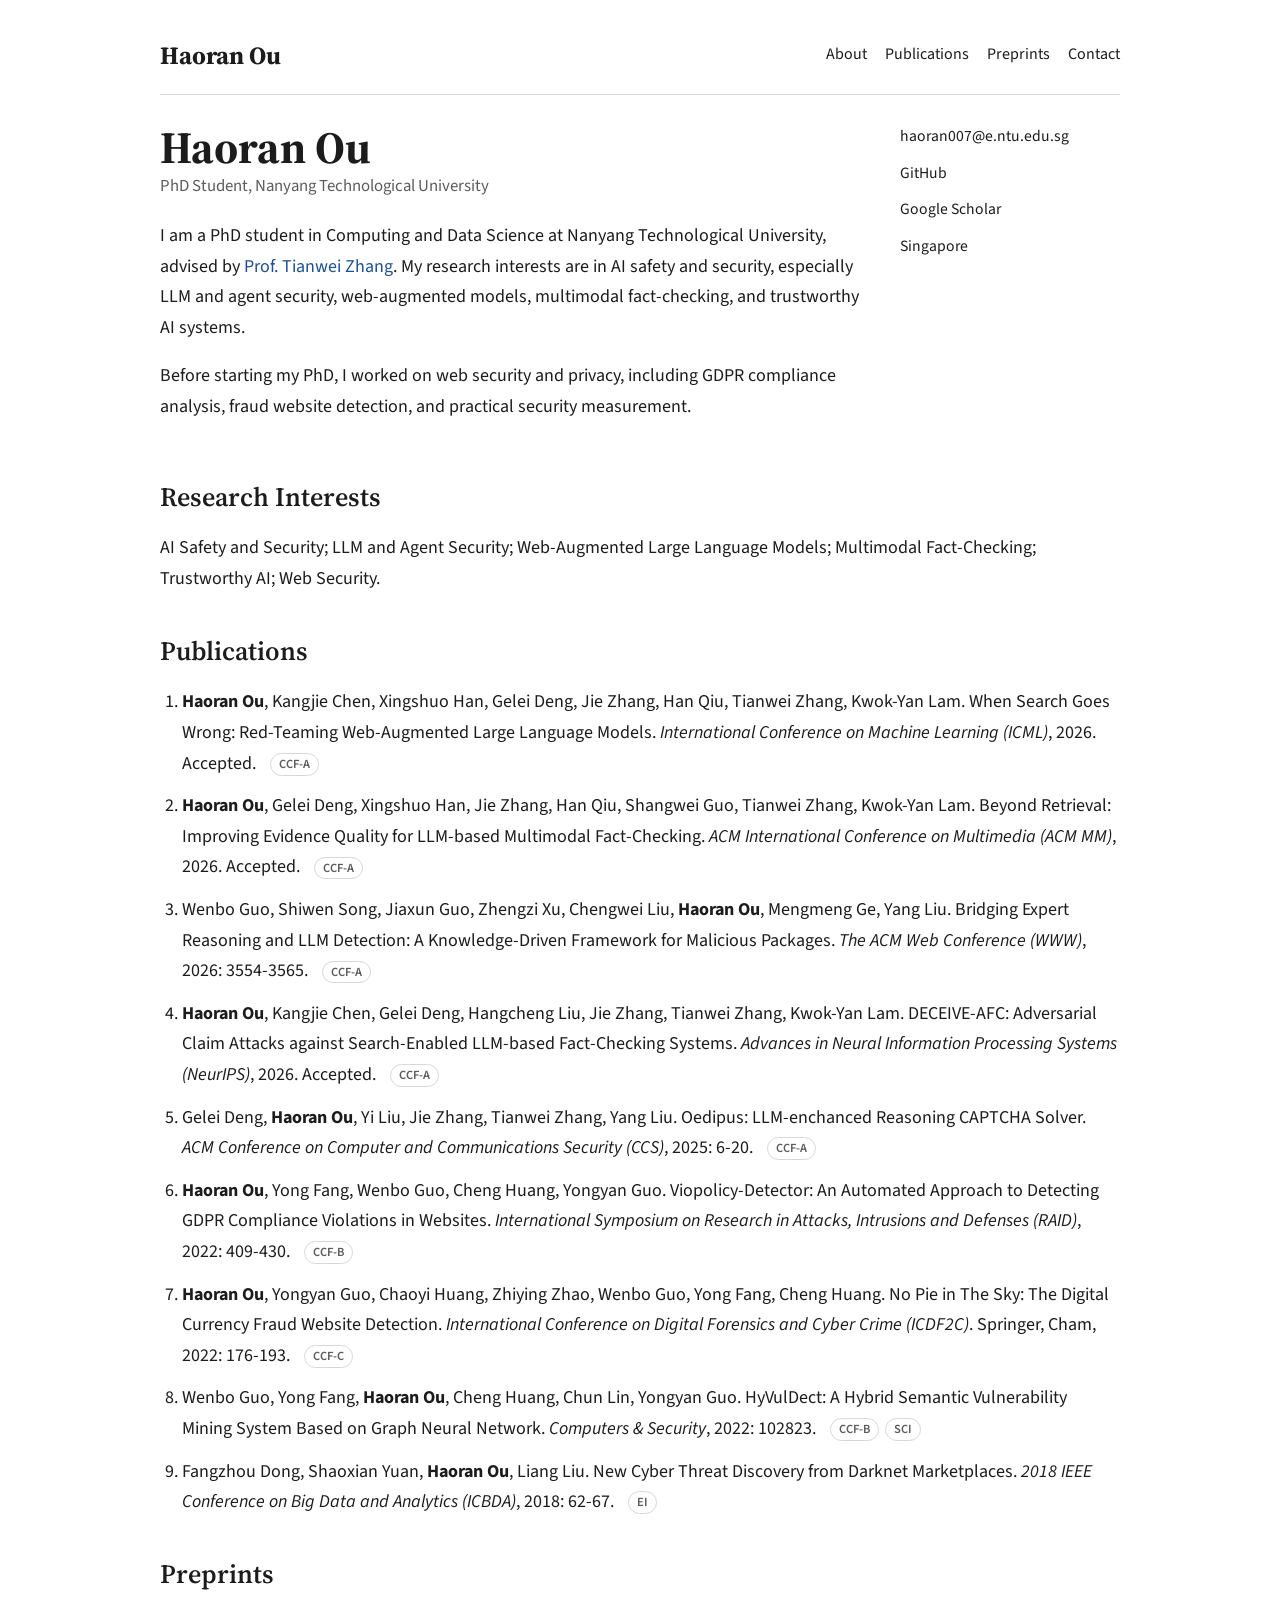
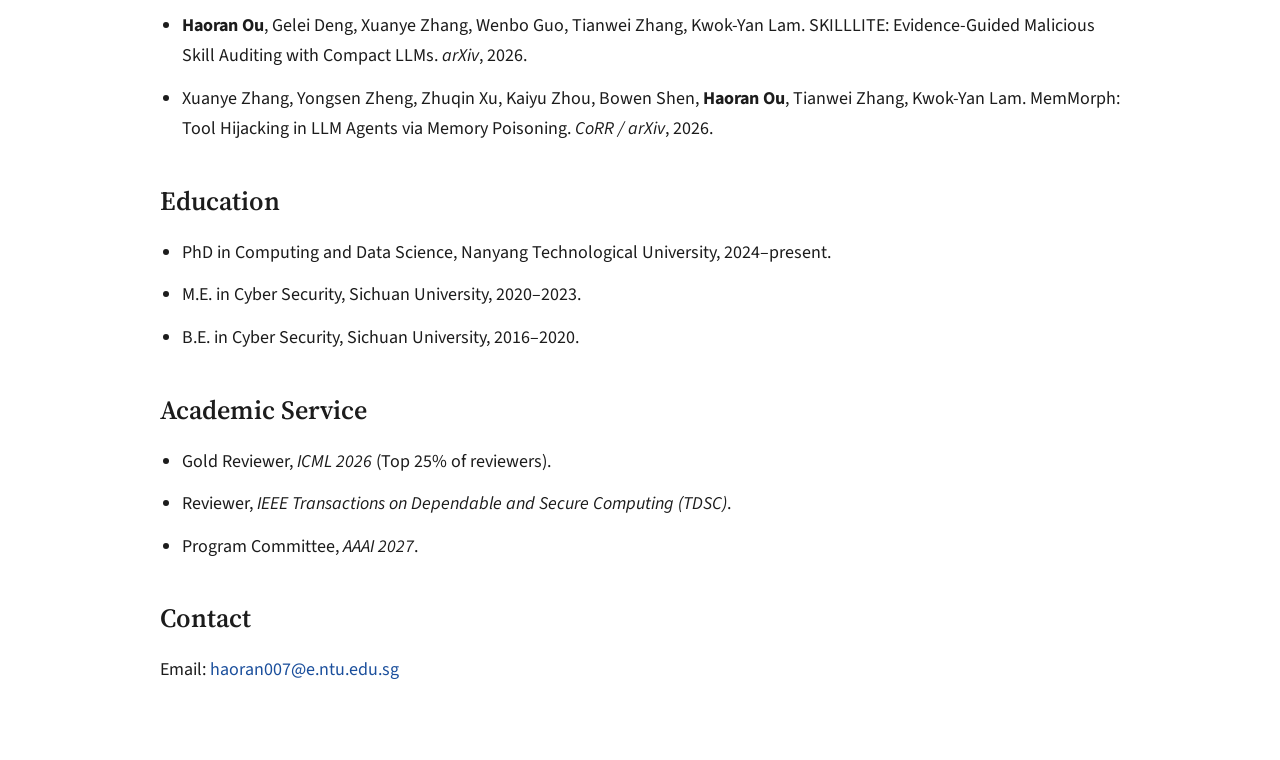
<file: index.html>
<!DOCTYPE html>
<html lang="en">
<head>
  <meta charset="utf-8">
  <meta name="viewport" content="width=device-width, initial-scale=1">
  <title>Haoran Ou</title>
  <meta name="description" content="Haoran Ou is a PhD student at Nanyang Technological University working on AI safety and security, LLM agents, web-augmented models, and trustworthy AI.">
  <meta name="author" content="Haoran Ou">
  <meta property="og:type" content="website">
  <meta property="og:title" content="Haoran Ou">
  <meta property="og:description" content="PhD student at Nanyang Technological University working on AI safety and security.">
  <meta property="og:site_name" content="Haoran Ou">
  <link rel="preconnect" href="https://fonts.googleapis.com">
  <link rel="preconnect" href="https://fonts.gstatic.com" crossorigin>
  <link href="https://fonts.googleapis.com/css2?family=Source+Serif+4:wght@400;600;700&family=Source+Sans+3:wght@400;600;700&display=swap" rel="stylesheet">
  <link rel="stylesheet" href="/css/style.css">
</head>
<body>
  <div class="page-shell page-shell-academic">
    <header class="site-header site-header-minimal">
      <a class="brand" href="#top">Haoran Ou</a>
      <button class="nav-toggle" type="button" aria-expanded="false" aria-controls="site-nav" aria-label="Open navigation">
        <span></span>
        <span></span>
      </button>
      <nav class="site-nav" id="site-nav">
        <a href="#about">About</a>
        <a href="#publications">Publications</a>
        <a href="#preprints">Preprints</a>
                <a href="#contact">Contact</a>
      </nav>
    </header>

    <main id="top" class="academic-layout">
      <section class="intro-section reveal is-visible" id="about">
        <div class="intro-main">
          <h1>Haoran Ou</h1>
          <p class="intro-role">PhD Student, Nanyang Technological University</p>
          <p>
            I am a PhD student in Computing and Data Science at Nanyang Technological University, advised by
            <a href="https://personal.ntu.edu.sg/tianwei.zhang/" target="_blank" rel="noreferrer">Prof. Tianwei Zhang</a>.
            My research interests are in AI safety and security, especially LLM and agent security, web-augmented models,
            multimodal fact-checking, and trustworthy AI systems.
          </p>
          <p>
            Before starting my PhD, I worked on web security and privacy, including GDPR compliance analysis,
            fraud website detection, and practical security measurement.
          </p>
        </div>
        <aside class="intro-side">
          <div class="contact-list">
            <a href="mailto:haoran007@e.ntu.edu.sg">haoran007@e.ntu.edu.sg</a>
            <a href="https://github.com/OuHR" target="_blank" rel="noreferrer">GitHub</a>
            <a href="https://scholar.google.com/citations?user=ASFLZpQAAAAJ&hl=zh-CN" target="_blank" rel="noreferrer">Google Scholar</a>
            <span>Singapore</span>
          </div>
        </aside>
      </section>

      <section class="academic-section reveal is-visible">
        <h2>Research Interests</h2>
        <p>AI Safety and Security; LLM and Agent Security; Web-Augmented Large Language Models; Multimodal Fact-Checking; Trustworthy AI; Web Security.</p>
      </section>

      <section class="academic-section reveal is-visible" id="publications">
        <h2>Publications</h2>
        <ol class="publication-list-simple">
          <li>
            <strong>Haoran Ou</strong>, Kangjie Chen, Xingshuo Han, Gelei Deng, Jie Zhang, Han Qiu, Tianwei Zhang, Kwok-Yan Lam.
            When Search Goes Wrong: Red-Teaming Web-Augmented Large Language Models.
            <em>International Conference on Machine Learning (ICML)</em>, 2026. Accepted.
            <span class="pub-badges"><span class="pub-badge">CCF-A</span></span>
          </li>
          <li>
            <strong>Haoran Ou</strong>, Gelei Deng, Xingshuo Han, Jie Zhang, Han Qiu, Shangwei Guo, Tianwei Zhang, Kwok-Yan Lam.
            Beyond Retrieval: Improving Evidence Quality for LLM-based Multimodal Fact-Checking.
            <em>ACM International Conference on Multimedia (ACM MM)</em>, 2026. Accepted.
            <span class="pub-badges"><span class="pub-badge">CCF-A</span></span>
          </li>
          <li>
            Wenbo Guo, Shiwen Song, Jiaxun Guo, Zhengzi Xu, Chengwei Liu, <strong>Haoran Ou</strong>, Mengmeng Ge, Yang Liu.
            Bridging Expert Reasoning and LLM Detection: A Knowledge-Driven Framework for Malicious Packages.
            <em>The ACM Web Conference (WWW)</em>, 2026: 3554-3565.
            <span class="pub-badges"><span class="pub-badge">CCF-A</span></span>
          </li>
          <li>
            <strong>Haoran Ou</strong>, Kangjie Chen, Gelei Deng, Hangcheng Liu, Jie Zhang, Tianwei Zhang, Kwok-Yan Lam.
            DECEIVE-AFC: Adversarial Claim Attacks against Search-Enabled LLM-based Fact-Checking Systems.
            <em>Advances in Neural Information Processing Systems (NeurIPS)</em>, 2026. Accepted.
            <span class="pub-badges"><span class="pub-badge">CCF-A</span></span>
          </li>
          <li>
            Gelei Deng, <strong>Haoran Ou</strong>, Yi Liu, Jie Zhang, Tianwei Zhang, Yang Liu.
            Oedipus: LLM-enchanced Reasoning CAPTCHA Solver.
            <em>ACM Conference on Computer and Communications Security (CCS)</em>, 2025: 6-20.
            <span class="pub-badges"><span class="pub-badge">CCF-A</span></span>
          </li>
          <li>
            <strong>Haoran Ou</strong>, Yong Fang, Wenbo Guo, Cheng Huang, Yongyan Guo.
            Viopolicy-Detector: An Automated Approach to Detecting GDPR Compliance Violations in Websites.
            <em>International Symposium on Research in Attacks, Intrusions and Defenses (RAID)</em>, 2022: 409-430.
            <span class="pub-badges"><span class="pub-badge">CCF-B</span></span>
          </li>
          <li>
            <strong>Haoran Ou</strong>, Yongyan Guo, Chaoyi Huang, Zhiying Zhao, Wenbo Guo, Yong Fang, Cheng Huang.
            No Pie in The Sky: The Digital Currency Fraud Website Detection.
            <em>International Conference on Digital Forensics and Cyber Crime (ICDF2C)</em>. Springer, Cham, 2022: 176-193.
            <span class="pub-badges"><span class="pub-badge">CCF-C</span></span>
          </li>
          <li>
            Wenbo Guo, Yong Fang, <strong>Haoran Ou</strong>, Cheng Huang, Chun Lin, Yongyan Guo.
            HyVulDect: A Hybrid Semantic Vulnerability Mining System Based on Graph Neural Network.
            <em>Computers &amp; Security</em>, 2022: 102823.
            <span class="pub-badges"><span class="pub-badge">CCF-B</span><span class="pub-badge">SCI</span></span>
          </li>
          <li>
            Fangzhou Dong, Shaoxian Yuan, <strong>Haoran Ou</strong>, Liang Liu.
            New Cyber Threat Discovery from Darknet Marketplaces.
            <em>2018 IEEE Conference on Big Data and Analytics (ICBDA)</em>, 2018: 62-67.
            <span class="pub-badges"><span class="pub-badge">EI</span></span>
          </li>
        </ol>
      </section>

      <section class="academic-section reveal is-visible" id="preprints">
        <h2>Preprints</h2>
        <ul class="simple-list">
          <li>
            <strong>Haoran Ou</strong>, Gelei Deng, Xuanye Zhang, Wenbo Guo, Tianwei Zhang, Kwok-Yan Lam.
            SKILLLITE: Evidence-Guided Malicious Skill Auditing with Compact LLMs.
            <em>arXiv</em>, 2026.
          </li>
          <li>
            Xuanye Zhang, Yongsen Zheng, Zhuqin Xu, Kaiyu Zhou, Bowen Shen, <strong>Haoran Ou</strong>, Tianwei Zhang, Kwok-Yan Lam.
            MemMorph: Tool Hijacking in LLM Agents via Memory Poisoning.
            <em>CoRR / arXiv</em>, 2026.
          </li>
        </ul>
      </section>

      <section class="academic-section reveal is-visible">
        <h2>Education</h2>
        <ul class="simple-list">
          <li>PhD in Computing and Data Science, Nanyang Technological University, 2024–present.</li>
          <li>M.E. in Cyber Security, Sichuan University, 2020–2023.</li>
          <li>B.E. in Cyber Security, Sichuan University, 2016–2020.</li>
        </ul>
      </section>

      <section class="academic-section reveal is-visible">
        <h2>Academic Service</h2>
        <ul class="simple-list">
          <li>Gold Reviewer, <em>ICML 2026</em> (Top 25% of reviewers).</li>
          <li>Reviewer, <em>IEEE Transactions on Dependable and Secure Computing (TDSC)</em>.</li>
          <li>Program Committee, <em>AAAI 2027</em>.</li>
        </ul>
      </section>

            <section class="academic-section reveal is-visible" id="contact">
        <h2>Contact</h2>
        <p>Email: <a href="mailto:haoran007@e.ntu.edu.sg">haoran007@e.ntu.edu.sg</a></p>
      </section>
    </main>
  </div>

  <script src="/js/script.js"></script>
</body>
</html>
</file>
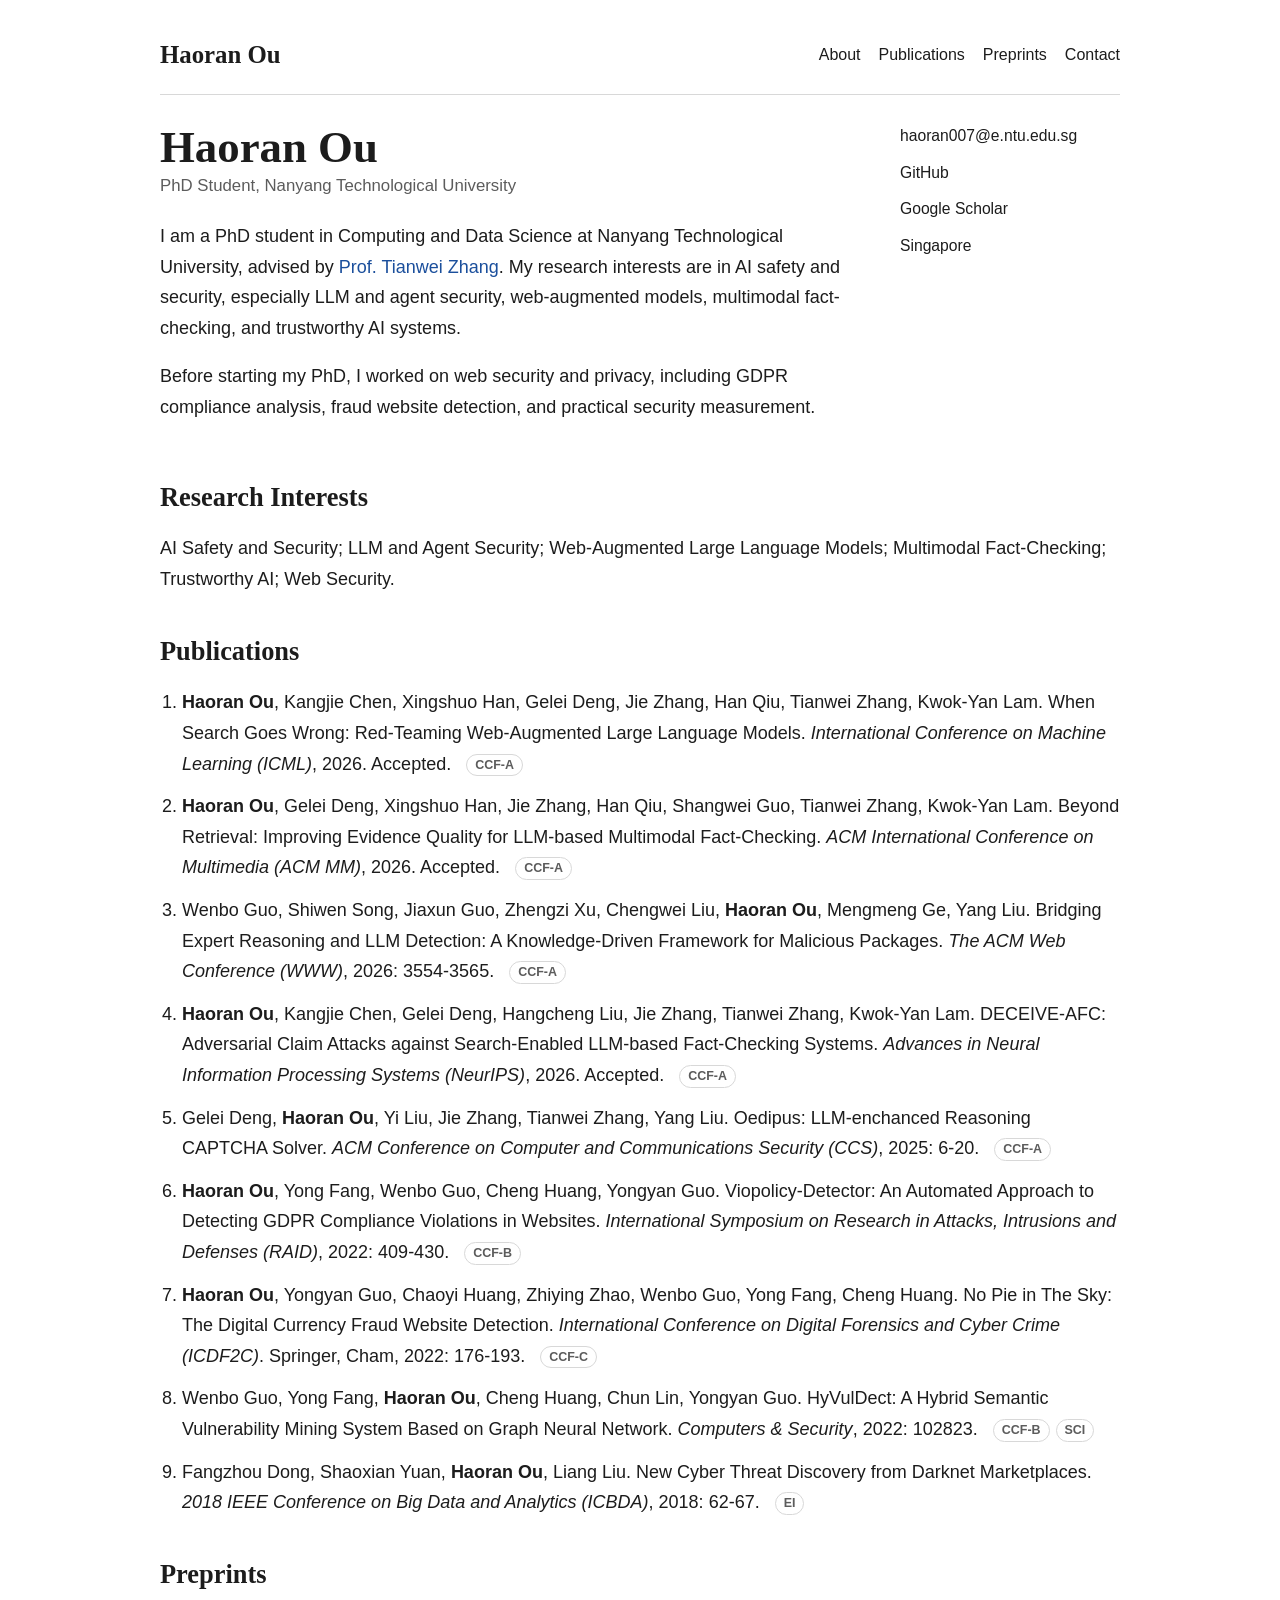
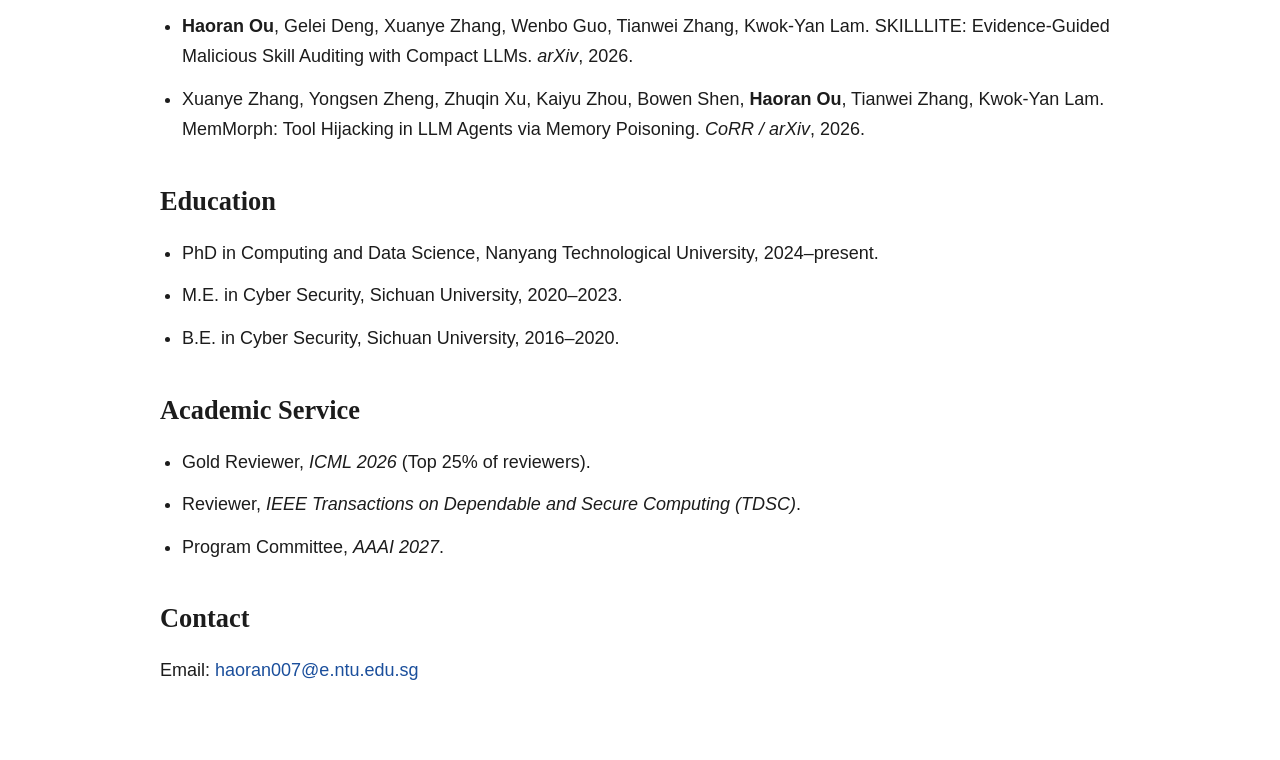
<file: archives/index.html>
<!DOCTYPE html>
<html lang="en">
<head>
  <meta charset="utf-8">
  <meta http-equiv="refresh" content="0; url=/">
  <meta name="viewport" content="width=device-width, initial-scale=1">
  <title>Redirecting | Haoran Ou</title>
  <link rel="stylesheet" href="/css/style.css">
</head>
<body>
  <div class="page-shell page-shell-narrow">
    <section class="academic-section reveal is-visible">
      <h2>Redirecting</h2>
      <p><a href="/">Continue to homepage</a></p>
    </section>
  </div>
</body>
</html>
</file>
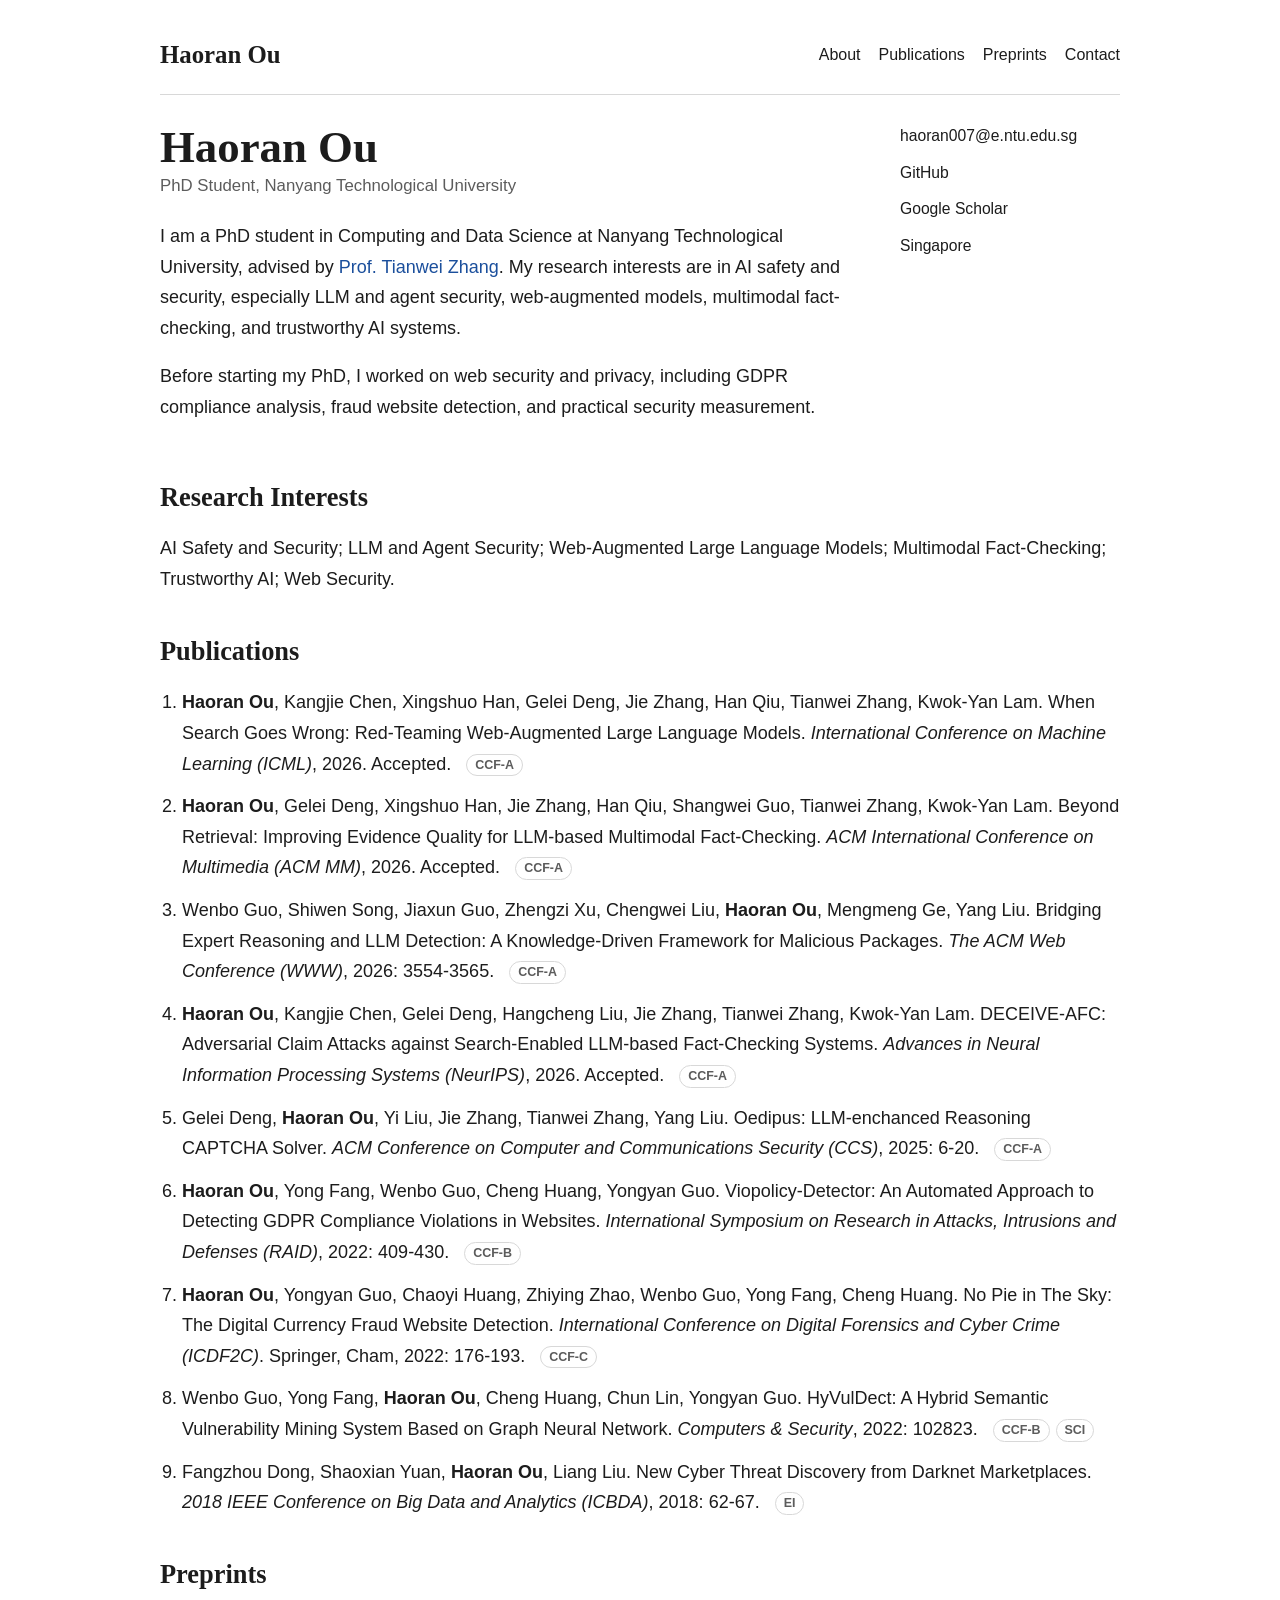
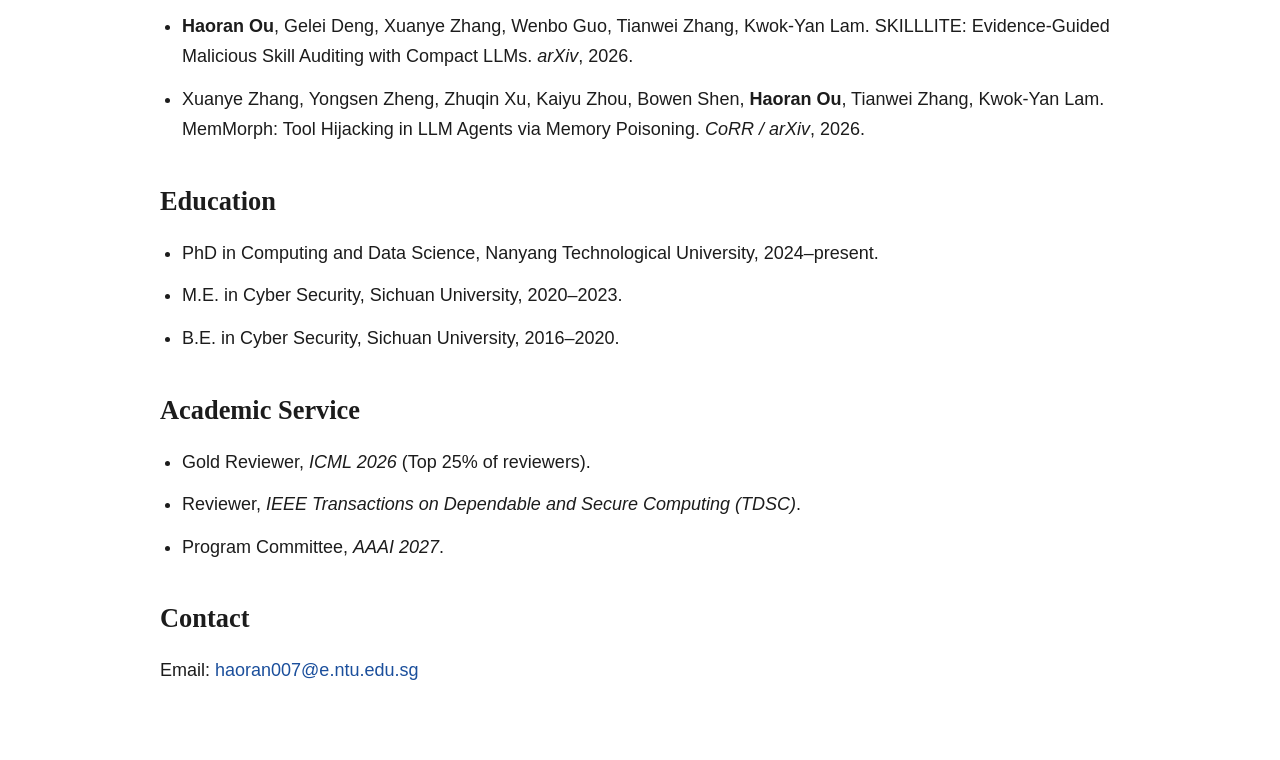
<file: archives/2021/index.html>
<!DOCTYPE html>
<html lang="en">
<head>
  <meta charset="utf-8">
  <meta http-equiv="refresh" content="0; url=/archives/">
  <meta name="viewport" content="width=device-width, initial-scale=1">
  <title>Redirecting | Haoran Ou</title>
  <link rel="stylesheet" href="/css/style.css">
</head>
<body>
  <div class="page-shell page-shell-narrow">
    <section class="section archive-hero reveal is-visible">
      <p class="eyebrow">Archive</p>
      <h1>Redirecting to writing archive</h1>
      <p><a href="/archives/">Continue to the archive</a></p>
    </section>
  </div>
</body>
</html>
</file>
<file: css/style.css>
:root {
  --bg: #ffffff;
  --text: #1c1c1c;
  --muted: #5c5c5c;
  --line: #d8d8d8;
  --link: #1b4f9c;
  --max-width: 960px;
}

* {
  box-sizing: border-box;
}

html {
  scroll-behavior: smooth;
}

body {
  margin: 0;
  background: var(--bg);
  color: var(--text);
  font-family: "Source Sans 3", Arial, sans-serif;
  font-size: 18px;
  line-height: 1.7;
}

body::before {
  content: none;
}

img {
  display: block;
  max-width: 100%;
}

a {
  color: var(--link);
  text-decoration: none;
}

a:hover,
a:focus-visible {
  text-decoration: underline;
}

.page-shell {
  width: min(calc(100% - 32px), var(--max-width));
  margin: 0 auto;
  padding: 24px 0 56px;
}

.page-shell-academic {
  max-width: 960px;
}

.page-shell-narrow {
  max-width: 860px;
}

.site-header {
  display: flex;
  align-items: center;
  justify-content: space-between;
  gap: 24px;
  padding: 10px 0 18px;
  border-bottom: 1px solid var(--line);
}

.site-header-minimal {
  position: static;
  background: transparent;
  box-shadow: none;
  border-radius: 0;
}

.brand,
.hero h1,
.section h1,
.section h2,
.site-footer h2,
.archive-hero h1,
.intro-main h1,
.academic-section h2 {
  font-family: "Source Serif 4", Georgia, serif;
}

.brand {
  color: var(--text);
  font-size: 1.55rem;
  font-weight: 700;
}

.site-nav {
  display: flex;
  gap: 18px;
  align-items: center;
}

.site-nav a {
  color: var(--text);
  font-size: 1rem;
}

.nav-toggle {
  display: none;
  border: 0;
  background: transparent;
  width: 40px;
  height: 40px;
  padding: 0;
}

.nav-toggle span {
  display: block;
  width: 18px;
  height: 2px;
  margin: 5px auto;
  background: var(--text);
}

.academic-layout {
  padding-top: 28px;
}

.intro-section {
  display: grid;
  grid-template-columns: minmax(0, 1fr) 220px;
  gap: 36px;
  align-items: start;
}

.intro-main h1 {
  margin: 0;
  font-size: 2.8rem;
  font-weight: 700;
  line-height: 1.1;
}

.intro-role {
  margin: 8px 0 20px;
  color: var(--muted);
  font-size: 1.05rem;
}

.intro-main p,
.academic-section p,
.simple-list li,
.publication-list-simple li,
.archive-entry p,
.article-body p,
.article-body li,
.article-meta-grid span {
  margin-top: 0;
}

.contact-list {
  display: grid;
  gap: 10px;
  font-size: 0.98rem;
}

.contact-list a,
.contact-list span {
  color: var(--text);
}

.academic-section {
  margin-top: 34px;
}

.academic-section h2 {
  margin: 0 0 14px;
  font-size: 1.65rem;
  font-weight: 600;
}

.simple-list,
.publication-list-simple {
  margin: 0;
  padding-left: 22px;
}

.simple-list li,
.publication-list-simple li {
  margin-bottom: 12px;
}

.publication-list-simple li strong {
  font-weight: 700;
}

.pub-badges {
  display: inline-flex;
  flex-wrap: wrap;
  gap: 6px;
  margin-left: 10px;
  vertical-align: middle;
}

.pub-badge {
  display: inline-flex;
  align-items: center;
  padding: 1px 8px;
  border: 1px solid var(--line);
  border-radius: 999px;
  color: var(--muted);
  font-size: 0.78rem;
  font-weight: 600;
  line-height: 1.5;
  white-space: nowrap;
}

.hero,
.stats,
.site-footer,
.hero-card,
.feature-card,
.publication-card,
.section-compact,
.contact-grid a,
.contact-grid span,
.role-pill,
.tag-list,
.pill-list {
  background: transparent;
  box-shadow: none;
  border: 0;
  border-radius: 0;
}

.section,
.site-footer {
  padding: 0;
}

.feature-list,
.publication-list,
.main-column,
.side-column,
.content-grid,
.hero-actions,
.hero-copy::after,
.stats,
.eyebrow,
.publication-topline,
.role-pill,
.compact-meta,
.archive-link {
  all: unset;
}

.archive-page,
.article-page {
  margin-top: 24px;
}

.archive-hero,
.archive-listing,
.article-shell {
  padding: 0;
}

.archive-hero h1,
.article-shell h1 {
  margin: 0 0 16px;
  font-size: 2.2rem;
  line-height: 1.2;
}

.timeline-date,
.pub-venue,
.article-meta-grid strong {
  color: var(--muted);
  font-size: 0.95rem;
  font-weight: 600;
  text-transform: none;
  letter-spacing: 0;
}

.archive-entry,
.timeline-item {
  display: grid;
  grid-template-columns: 120px minmax(0, 1fr);
  gap: 18px;
  padding: 14px 0;
  border-bottom: 1px solid var(--line);
}

.archive-entry:last-child,
.timeline-item:last-child {
  border-bottom: 0;
}

.article-meta-grid {
  display: grid;
  grid-template-columns: repeat(2, minmax(0, 1fr));
  gap: 14px;
  margin: 20px 0;
}

.article-meta-grid div {
  display: grid;
  gap: 4px;
}

.reveal {
  opacity: 1;
  transform: none;
  transition: none;
}

@media (max-width: 760px) {
  body {
    font-size: 17px;
  }

  .page-shell {
    width: min(calc(100% - 20px), var(--max-width));
    padding-top: 16px;
  }

  .site-header {
    position: relative;
    align-items: flex-start;
    padding-bottom: 14px;
  }

  .nav-toggle {
    display: block;
    margin-left: auto;
  }

  .site-nav {
    position: absolute;
    right: 0;
    top: calc(100% + 8px);
    display: none;
    min-width: 160px;
    padding: 10px 12px;
    border: 1px solid var(--line);
    background: #fff;
  }

  .site-header.nav-open .site-nav {
    display: grid;
    gap: 8px;
  }

  .intro-section,
  .article-meta-grid,
  .archive-entry,
  .timeline-item {
    grid-template-columns: 1fr;
  }

  .intro-main h1,
  .archive-hero h1,
  .article-shell h1 {
    font-size: 2.1rem;
  }
}
</file>
